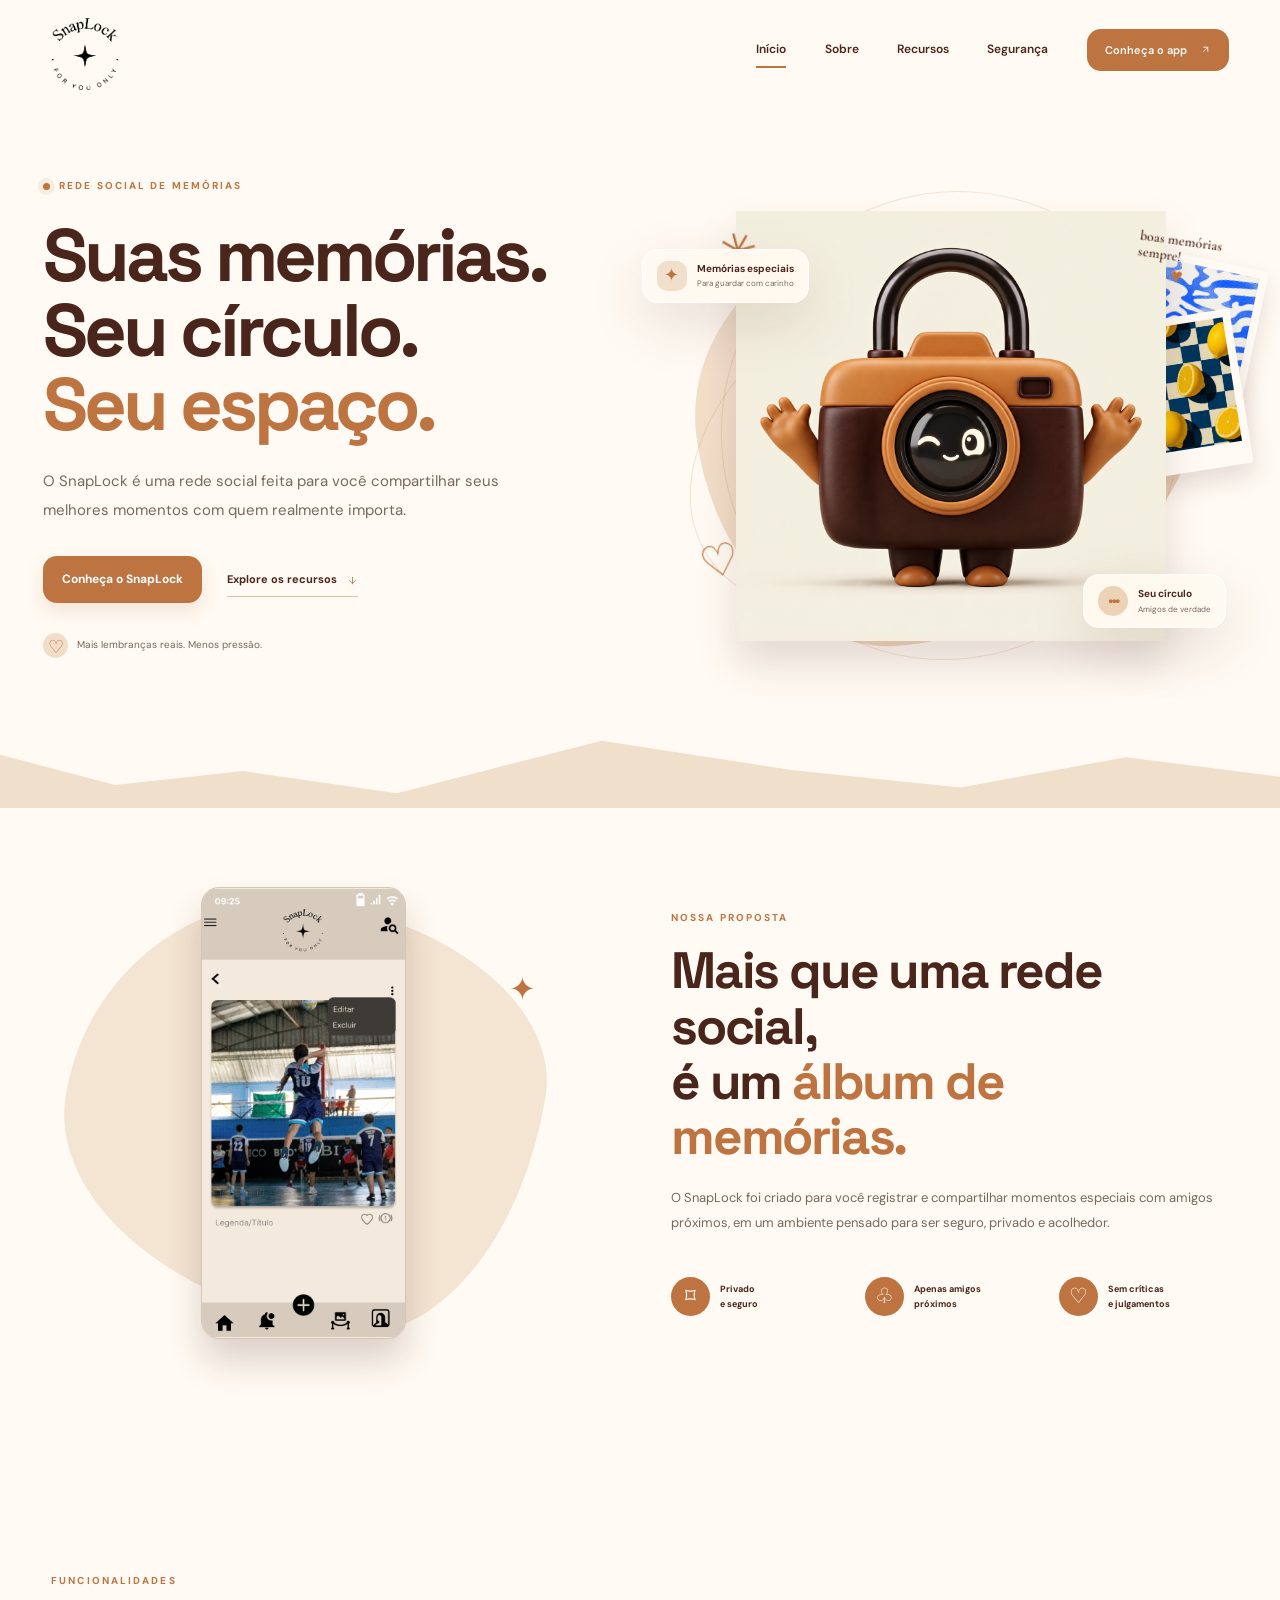
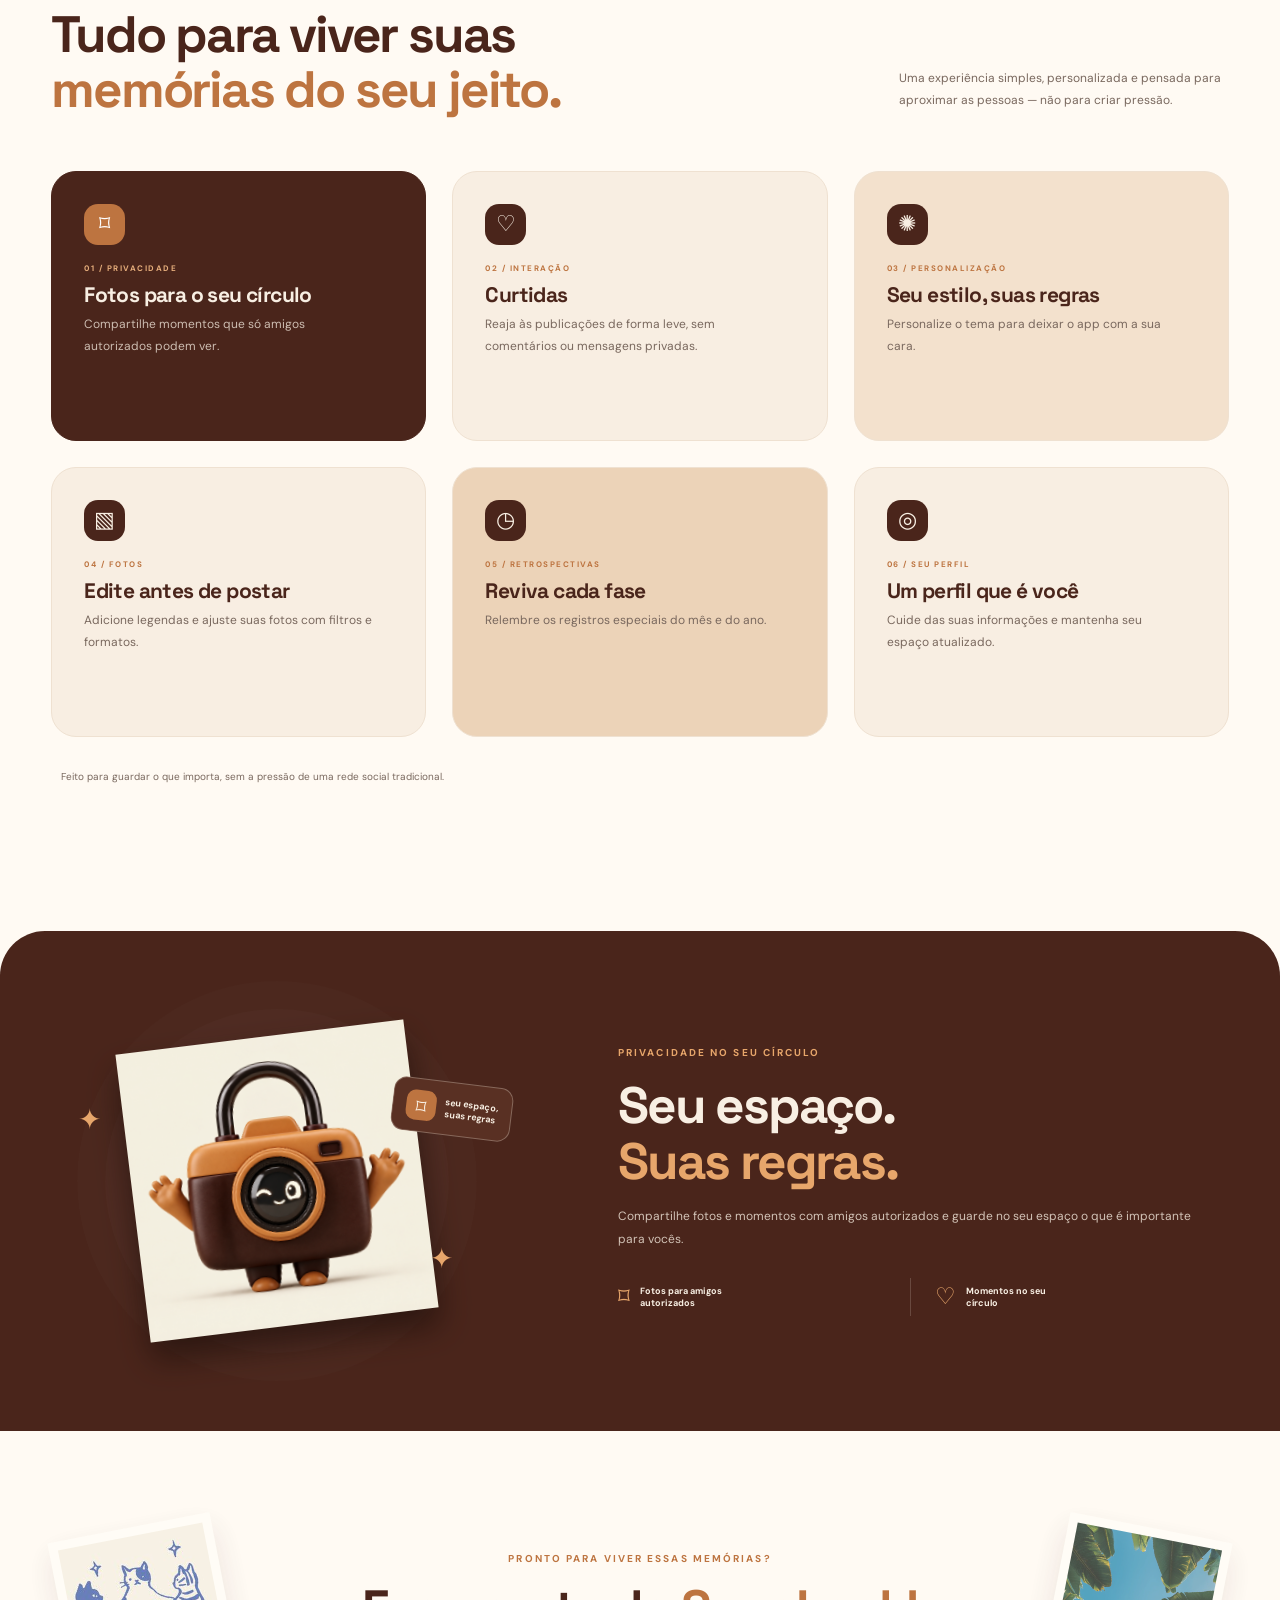
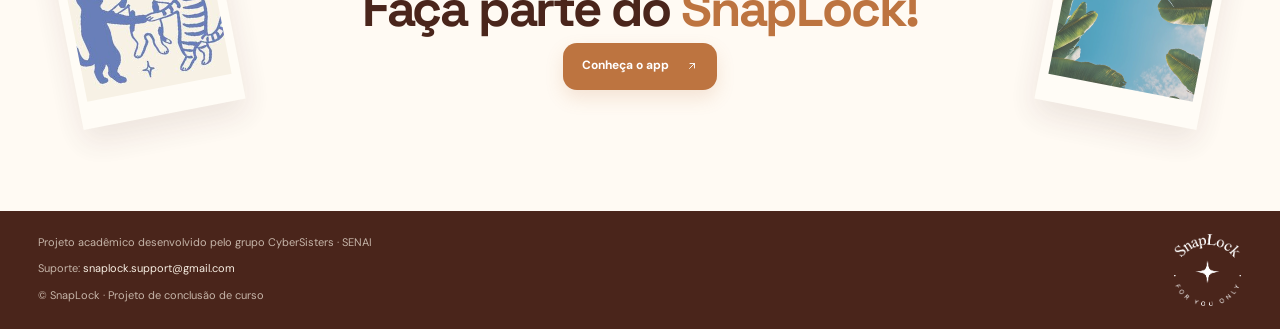
<file: index.html>
<!DOCTYPE html>
<html lang="pt-BR">
<head>
  <meta charset="UTF-8">
  <meta name="viewport" content="width=device-width, initial-scale=1.0">
  <meta name="description" content="SnapLock: suas memórias, seu círculo, seu espaço. Uma rede social para compartilhar fotos com amigos próximos.">
  <meta name="theme-color" content="#f8efe3">
  <link rel="icon" type="image/jpeg" href="assets/Icone_app.jpg">
  <title>SnapLock — Suas memórias. Seu círculo. Seu espaço.</title>
  <link rel="preconnect" href="https://fonts.googleapis.com">
  <link rel="preconnect" href="https://fonts.gstatic.com" crossorigin>
  <link href="https://fonts.googleapis.com/css2?family=DM+Sans:wght@400;500;600;700&family=Space+Grotesk:wght@400;500;600;700&family=Cormorant+Garamond:wght@600;700&display=swap" rel="stylesheet">
  <link href="https://fonts.googleapis.com/css2?family=Material+Symbols+Outlined" rel="stylesheet">
  <link rel="stylesheet" href="style.css">
</head>
<body>
  <header class="site-header">
    <a class="logo" href="#inicio" aria-label="SnapLock — início">
      <img class="logo-image" src="assets/logo.png" alt="SnapLock">
    </a>
    <button class="menu-toggle" aria-label="Abrir menu" aria-expanded="false" aria-controls="main-nav">
      <span></span><span></span><span></span>
    </button>
    <nav class="main-nav" id="main-nav">
      <a class="active" href="#inicio">Início</a>
      <a href="#sobre">Sobre</a>
      <a href="#recursos">Recursos</a>
      <a href="#seguranca">Segurança</a>
      <a class="nav-cta" href="#conheca" data-open-app-dialog>Conheça o app <svg class="icon-arrow" viewBox="0 0 24 24" fill="none" stroke="currentColor" stroke-width="1.8" stroke-linecap="round" stroke-linejoin="round" aria-hidden="true"><path d="M7 17 17 7M8 7h9v9"/></svg></a>
    </nav>
  </header>

  <main>
    <section class="hero section-wrap" id="inicio">
      <div class="hero-copy">
        <div class="eyebrow"><span class="eyebrow-dot"></span> Rede social de memórias</div>
        <h1>Suas memórias.<br>Seu círculo.<br><span class="accent-text">Seu espaço.</span></h1>
        <p>O SnapLock é uma rede social feita para você compartilhar seus melhores momentos com quem realmente importa.</p>
        <div class="hero-actions">
          <a class="button button-primary" href="#sobre">Conheça o SnapLock</a>
          <a class="underlined-link" href="#recursos">Explore os recursos <span><svg class="icon-arrow" viewBox="0 0 24 24" fill="none" stroke="currentColor" stroke-width="1.8" stroke-linecap="round" stroke-linejoin="round" aria-hidden="true"><path d="M12 5v14m-7-7 7 7 7-7"/></svg></span></a>
        </div>
        <div class="hero-note"><span class="tiny-heart">♡</span> Mais lembranças reais. Menos pressão.</div>
      </div>

      <div class="hero-visual" aria-label="Mascote do SnapLock e fotografias de momentos especiais">
        <div class="hero-blob"></div>
        <div class="orbit orbit-one"></div><div class="orbit orbit-two"></div>
        <span class="doodle doodle-rays">✳</span>
        <span class="doodle doodle-heart">♡</span>
        <span class="hand-note">boas memórias<br>sempre! <b>♥</b></span>
        <div class="photo-stack" aria-hidden="true">
          <div class="polaroid polaroid-back"><img src="assets/avatarApoio2.jpg" alt=""></div>
          <div class="polaroid polaroid-front"><img src="assets/avatarApoio.png" alt=""></div>
        </div>
        <img class="mascot" src="assets/avatar.png" alt="Mascote do SnapLock">
        <div class="floating-chip chip-memory"><span class="chip-icon">✦</span><span><b>Memórias especiais</b><small>Para guardar com carinho</small></span></div>
        <div class="floating-chip chip-friends"><span class="avatar-dots">●●●</span><span><b>Seu círculo</b><small>Amigos de verdade</small></span></div>
      </div>
      <div class="hero-bottom-wave" aria-hidden="true"></div>
    </section>

    <section class="about section-wrap" id="sobre">
      <div class="about-visual">
        <div class="about-splash"></div>
        <div class="phone" aria-label="Captura de tela do feed do SnapLock">
          <img class="phone-screen" src="assets/TelaFeed.png" alt="Tela do feed do SnapLock">
        </div>
        <span class="decor-star">✦</span>
      </div>
      <div class="about-copy">
        <div class="eyebrow">Nossa proposta</div>
        <h2>Mais que uma rede social,<br>é um <span class="accent-text">álbum de memórias.</span></h2>
        <p>O SnapLock foi criado para você registrar e compartilhar momentos especiais com amigos próximos, em um ambiente pensado para ser seguro, privado e acolhedor.</p>
        <div class="promise-list">
          <div class="promise"><span class="promise-icon">⌑</span><span><b>Privado<br>e seguro</b></span></div>
          <div class="promise"><span class="promise-icon">♧</span><span><b>Apenas amigos<br>próximos</b></span></div>
          <div class="promise"><span class="promise-icon">♡</span><span><b>Sem críticas<br>e julgamentos</b></span></div>
        </div>
      </div>
    </section>

    <section class="features section-wrap" id="recursos">
      <div class="features-heading">
        <div><div class="eyebrow">Funcionalidades</div><h2>Tudo para viver suas<br><span class="accent-text">memórias do seu jeito.</span></h2></div>
        <p>Uma experiência simples, personalizada e pensada para aproximar as pessoas — não para criar pressão.</p>
      </div>
      <div class="feature-grid">
        <article class="feature-card feature-card-highlight">
          <div class="feature-icon">⌑</div><span class="feature-number">01 / PRIVACIDADE</span>
          <h3>Fotos para o seu círculo</h3><p>Compartilhe momentos que só amigos autorizados podem ver.</p><span class="card-decoration" aria-hidden="true"></span>
        </article>
        <article class="feature-card">
          <div class="feature-icon">♡</div><span class="feature-number">02 / INTERAÇÃO</span>
          <h3>Curtidas </h3><p>Reaja às publicações de forma leve, sem comentários ou mensagens privadas.</p>
        </article>
        <article class="feature-card feature-card-tilt">
          <div class="feature-icon">✺</div><span class="feature-number">03 / PERSONALIZAÇÃO</span>
          <h3>Seu estilo, suas regras</h3><p>Personalize o tema para deixar o app com a sua cara.</p>
        </article>
        <article class="feature-card">
          <div class="feature-icon">▧</div><span class="feature-number">04 / FOTOS</span>
          <h3>Edite antes de postar</h3><p>Adicione legendas e ajuste suas fotos com filtros e formatos.</p>
        </article>
        <article class="feature-card feature-card-warm">
          <div class="feature-icon">◷</div><span class="feature-number">05 / RETROSPECTIVAS</span>
          <h3>Reviva cada fase</h3><p>Relembre os registros especiais do mês e do ano.</p>
        </article>
        <article class="feature-card">
          <div class="feature-icon">◎</div><span class="feature-number">06 / SEU PERFIL</span>
          <h3>Um perfil que é você</h3><p>Cuide das suas informações e mantenha seu espaço atualizado.</p>
        </article>
      </div>
      <div class="feature-footnote"><span></span> Feito para guardar o que importa, sem a pressão de uma rede social tradicional.</div>
    </section>

    <section class="security" id="seguranca">
      <div class="security-inner section-wrap">
        <div class="security-visual">
          <div class="security-halo"></div>
          <img src="assets/avatar.png" alt="" class="security-mascot">
          <div class="security-sticker"><span>⌑</span><b>seu espaço,<br>suas regras</b></div>
          <span class="security-spark spark-a">✦</span><span class="security-spark spark-b">✦</span>
        </div>
        <div class="security-copy">
          <div class="eyebrow">Privacidade no seu círculo</div>
          <h2>Seu espaço.<br><span class="security-accent">Suas regras.</span></h2> 
          <p>Compartilhe fotos e momentos com amigos autorizados e guarde no seu espaço o que é importante para vocês.</p>
          <div class="security-points">
            <div><span>⌑</span><b>Fotos para amigos<br>autorizados</b></div>
            <div><span>♡</span><b>Momentos no seu<br>círculo</b></div>
          </div>
          
        </div>
      </div>
    </section>

    <section class="final-cta section-wrap" id="conheca">
      <div class="cta-photo cta-photo-left"><img src="assets/finalPage.jpg" alt="Amigos aproveitando um momento juntos"></div>
      <div class="cta-copy"><div class="eyebrow">Pronto para viver essas memórias?</div><h2>Faça parte do <span class="accent-text">SnapLock!</span></h2>
      <a class="button button-primary" href="#conheca" data-open-app-dialog>Conheça o app <svg class="icon-arrow" viewBox="0 0 24 24" fill="none" stroke="currentColor" stroke-width="1.8" stroke-linecap="round" stroke-linejoin="round" aria-hidden="true"><path d="M7 17 17 7M8 7h9v9"/></svg></a></div>
      <div class="cta-photo cta-photo-right"><img src="assets/finalPage2.png" alt="Amigos compartilhando um momento"></div>
      
    </section>
  </main>

  <dialog class="app-dialog" id="app-dialog" aria-labelledby="app-dialog-title">
    <button class="app-dialog-close" type="button" aria-label="Fechar tela de opções do app">×</button>
    <img class="app-dialog-logo" src="assets/SnapLock/3.png" alt="SnapLock">
    <div class="eyebrow">Seu círculo. Suas memórias.</div>
    <h2 id="app-dialog-title">Conheça o <span class="accent-text">SnapLock.</span></h2>
    <p class="app-dialog-intro">Encontre o SnapLock na loja do seu celular.</p>
    <div class="app-store-links">
      <a class="app-store-link" href="https://apps.apple.com/br/iphone/search?term=SnapLock" target="_blank" rel="noopener noreferrer">
        <img class="app-store-icon" src="assets/App_Store_Logo_(iOS_27).webp" alt="">
        <span><b>App Store</b></span>
        <span class="app-store-arrow" aria-hidden="true"><svg class="icon-arrow" viewBox="0 0 24 24" fill="none" stroke="currentColor" stroke-width="1.8" stroke-linecap="round" stroke-linejoin="round"><path d="M7 17 17 7M8 7h9v9"/></svg></span>
      </a>
      <a class="app-store-link" href="https://play.google.com/store/search?q=SnapLock&amp;c=apps" target="_blank" rel="noopener noreferrer">
        <img class="app-store-icon" src="assets/google-play-logo.png" alt="">
        <span><b>Play Store</b></span>
        <span class="app-store-arrow" aria-hidden="true"><svg class="icon-arrow" viewBox="0 0 24 24" fill="none" stroke="currentColor" stroke-width="1.8" stroke-linecap="round" stroke-linejoin="round"><path d="M7 17 17 7M8 7h9v9"/></svg></span>
      </a>
    </div>
    <p class="app-store-note">O app ainda não está publicado. Os botões abrem uma busca por SnapLock nas lojas.</p>
    <img class="app-dialog-avatar" src="assets/avatarJoia.png" alt="Avatar Joia do SnapLock">
   
  </dialog>

  <footer class="site-footer">
    <a class="logo footer-logo" href="#inicio" aria-label="SnapLock — início"><img class="logo-image" src="assets/logo.png" alt="SnapLock"></a>
    <p>Projeto acadêmico desenvolvido pelo grupo CyberSisters · SENAI</p>
    <p class="footer-support">Suporte: <a href="mailto:snaplock.support@gmail.com">snaplock.support@gmail.com</a></p>
    <span class="copyright">© SnapLock · Projeto de conclusão de curso</span>
  </footer>
  <script src="script.js"></script>
</body>

</html>
</file>
<file: style.css>
:root {
  --cream:#f8efe3;
  --paper:#fffaf3;
  --sand:#f0dfcb;
  --sand-deep:#e7cdb2;
  --caramel:#bd7440;
  --caramel-bright:#d18a4e;
  --brown:#4a251b;
  --brown-2:#673827;
  --ink:#392b26;
  --muted:#79685e;
  --line:rgba(74,37,27,.13);
  --white:#fffdf9;
  --content-width:1440px;
  --display:"Space Grotesk",sans-serif;
  --body:"DM Sans",sans-serif;
  --shadow:0 20px 55px rgba(74,37,27,.13);
}

* {
  box-sizing:border-box
}

html {
  scroll-behavior:smooth;
  scroll-padding-top:0px
}

body {
  margin:0;
  background:var(--paper);
  color:var(--ink);
  font:15px/1.65 var(--body),sans-serif;
  overflow-x:hidden
}

a {
  color:inherit;
  text-decoration:none
}

img {
  display:block;
  max-width:100%
}

button {
  font:inherit
}

.section-wrap {
  width:100%;
  padding-inline:max(clamp(16px,4vw,56px),calc((100vw - var(--content-width))/2));
  margin-inline:auto
}

.site-header {
  width:100%;
  padding-inline:max(clamp(16px,4vw,56px),calc((100vw - var(--content-width))/2));
  min-height:88px;
  margin:auto;
  display:flex;
  align-items:center;
  justify-content:space-between;
  gap:25px;
  position:relative;
  z-index:20
}

.site-header>.logo,.site-header>.main-nav {
  transform:none
}

.site-header>.logo,.site-header>.main-nav,.site-header>.menu-toggle {
  translate:0 6px
}

.logo {
  display:flex;
  align-items:center;
  gap:10px;
  color:var(--brown);
  font:700 24px/1 var(--display);
  letter-spacing:-1.3px
}

.logo-image {
  width:68px;
  height:72px;
  object-fit:contain
}

.site-header .logo-image {
  translate:0 4px
}

.logo-mark {
  width:36px;
  height:36px;
  display:grid;
  place-items:center;
  position:relative;
  border-radius:13px 13px 13px 4px;
  background:var(--brown);
  color:var(--cream);
  font-size:22px
}

.logo-mark>span {
  color:#e7a66b
}

.main-nav {
  display:flex;
  align-items:center;
  gap:clamp(18px,3vw,39px);
  font-size:12px;
  font-weight:600;
  color:var(--brown)
}

.main-nav>a:not(.nav-cta) {
  padding:8px 0;
  position:relative
}

.main-nav>a:not(.nav-cta)::after {
  content:"";
  height:2px;
  position:absolute;
  bottom:0;
  left:0;
  width:0;
  background:var(--caramel);
  transition:width .2s
}

.main-nav>a:not(.nav-cta):hover::after,.main-nav>a.active::after {
  width:100%
}

.nav-cta {
  display:flex;
  align-items:center;
  gap:13px;
  background:var(--caramel);
  color:white;
  padding:12px 18px;
  border-radius:14px;
  font-size:11px;
  transition:transform .2s,background .2s
}

.nav-cta:hover {
  background:var(--brown);
  transform:translateY(-2px)
}

.icon-arrow {
  display:inline-block;
  width:1em;
  height:1em;
  flex:0 0 auto;
  vertical-align:middle
}

.menu-toggle {
  display:none
}

.hero {
  min-height:600px;
  display:grid;
  grid-template-columns:.94fr 1.06fr;
  align-items:center;
  gap:clamp(40px,6vw,84px);
  position:relative;
  padding-top:60px;
  padding-bottom:120px;
  isolation:isolate
}

.hero-copy {
  position:relative;
  z-index:3;
  padding:18px 0 35px
}

.eyebrow {
  display:flex;
  align-items:center;
  gap:9px;
  text-transform:uppercase;
  letter-spacing:2.1px;
  font-size:10px;
  font-weight:700;
  color:var(--caramel)
}

.eyebrow-dot {
  width:7px;
  height:7px;
  border-radius:50%;
  background:var(--caramel);
  box-shadow:0 0 0 5px #bd74401c
}

.hero h1 {
  margin:28px 0 25px;
  color:var(--brown);
  font:700 clamp(48px,5.5vw,76px)/.99 var(--display);
  letter-spacing:-4px
}

.accent-text {
  color:var(--caramel)
}

.hero-copy>p {
  max-width:440px;
  color:var(--muted);
  font-size:14px;
  line-height:1.85
}

.hero-actions {
  display:flex;
  align-items:center;
  gap:30px;
  flex-wrap:wrap;
  margin-top:34px
}

.button {
  min-height:47px;
  padding:12px 19px;
  display:inline-flex;
  align-items:center;
  justify-content:center;
  gap:17px;
  border-radius:14px;
  font-size:12px;
  font-weight:700;
  transition:transform .2s,box-shadow .2s,background .2s
}

.button:hover {
  transform:translateY(-3px);
  box-shadow:0 12px 25px #4a251b25
}

.button-primary {
  background:var(--caramel);
  color:white;
  box-shadow:0 8px 18px #bd74402b
}

.button-primary:hover {
  background:var(--brown)
}

.underlined-link {
  font-size:11px;
  font-weight:700;
  color:var(--brown);
  border-bottom:1px solid #bd74406b;
  padding:8px 0
}

.underlined-link span {
  padding-left:7px;
  color:var(--caramel)
}

.hero-note {
  display:flex;
  align-items:center;
  gap:9px;
  margin-top:38px;
  font-size:10px;
  color:var(--muted)
}

.tiny-heart {
  width:25px;
  height:25px;
  display:grid;
  place-items:center;
  border-radius:50%;
  background:#f1ddc8;
  color:var(--caramel);
  font-size:18px
}

.hero-visual {
  height:480px;
  position:relative;
  display:grid;
  place-items:center;
  perspective:900px;
  isolation:isolate
}

.hero-blob {
  position:absolute;
  z-index:-3;
  width:87%;
  height:82%;
  border-radius:46% 54% 64% 36%/45% 43% 57% 55%;
  background:linear-gradient(145deg,#f3e2cf,#ecd2b6);
  transform:rotate(-7deg)
}

.orbit {
  position:absolute;
  z-index:-2;
  border:1px solid #bd74402e;
  border-radius:50%;
  transform:rotate(-25deg)
}

.orbit-one {
  width:95%;
  height:66%
}

.orbit-two {
  width:78%;
  height:91%;
  transform:rotate(30deg)
}

.mascot {
  position:relative;
  z-index:2;
  width:min(80%,390px);
  height:430px;
  object-fit:contain;
  background:transparent;
  filter:drop-shadow(0 23px 19px #4a251b25);
  translate:var(--pointer-x, 0px) var(--pointer-y, 0px);
  rotate:0 1 0 var(--pointer-tilt, 0deg);
  transition:translate 180ms ease-out, rotate 180ms ease-out;
  animation:mascot-float 5s ease-in-out infinite
}

@keyframes mascot-float {
  0%,100% {
    transform:translateY(0) rotate(-1deg)
  }

  50% {
    transform:translateY(-9px) rotate(1deg)
  }
}

.doodle {
  position:absolute;
  z-index:3;
  color:var(--caramel);
  font-family:var(--display)
}

.doodle-rays {
  top:9%;
  left:10%;
  font-size:48px;
  transform:rotate(-15deg)
}

.doodle-heart {
  left:7%;
  bottom:17%;
  font-size:44px;
  transform:rotate(-13deg)
}

.hand-note {
  position:absolute;
  z-index:4;
  top:13%;
  right:4%;
  font:600 14px/1.15 "Cormorant Garamond",serif;
  color:var(--brown);
  transform:rotate(8deg)
}

.hand-note b {
  display:block;
  text-align:center;
  color:var(--caramel);
  font-size:21px
}

.photo-stack {
  position:absolute;
  z-index:1;
  right:-1%;
  top:20%;
  width:125px;
  height:180px
}

.polaroid {
  position:absolute;
  padding:8px 8px 23px;
  background:#fffaf4;
  box-shadow:0 12px 25px #4a251b24;
  border-radius:3px
}

.polaroid img {
  width:100%;
  height:125px;
  object-fit:cover
}

.polaroid-back {
  width:112px;
  transform:rotate(12deg);
  top:0;
  left:12px
}

.polaroid-front {
  width:112px;
  top:57px;
  left:0;
  transform:rotate(-9deg)
}

.floating-chip {
  position:absolute;
  z-index:5;
  display:flex;
  align-items:center;
  gap:10px;
  padding:11px 14px;
  background:#fffaf0ed;
  border:1px solid #ffffff;
  border-radius:16px;
  box-shadow:var(--shadow);
  backdrop-filter:blur(12px)
}

.floating-chip b,.floating-chip small {
  display:block
}

.floating-chip b {
  font-size:10px;
  color:var(--brown)
}

.floating-chip small {
  font-size:8px;
  color:var(--muted)
}

.chip-icon {
  width:30px;
  height:30px;
  display:grid;
  place-items:center;
  border-radius:10px;
  background:var(--sand);
  color:var(--caramel);
  font-size:18px
}

.chip-memory {
  top:16%;
  left:-2%
}

.chip-friends {
  right:3%;
  bottom:11%
}

.avatar-dots {
  width:30px;
  height:30px;
  display:grid;
  place-items:center;
  border-radius:50%;
  background:#ecd2b6;
  color:var(--caramel);
  font-size:9px;
  letter-spacing:-2px
}

.hero-bottom-wave {
  position:absolute;
  z-index:-1;
  bottom:0;
  left:50%;
  width:100vw;
  height:52px;
  background:var(--sand);
  transform:translateX(-50%);
  pointer-events:none;
  clip-path:polygon(0 50%,8% 82%,19% 67%,31% 88%,47% 28%,62% 60%,74% 76%,88% 44%,100% 66%,100% 100%,0 100%)
}

.about {
  display:grid;
  grid-template-columns:.95fr 1.05fr;
  align-items:center;
  gap:clamp(70px,9vw,132px);
  padding-top:115px;
  padding-bottom:145px
}

.about-visual {
  min-height:500px;
  position:relative;
  display:grid;
  place-items:center;
  isolation:isolate
}

.about-splash {
  position:absolute;
  z-index:-1;
  inset:8% 3%;
  border-radius:47% 53% 34% 66%/55% 37% 63% 45%;
  background:#f4e4d2;
  transform:rotate(9deg)
}

.phone {
  width:clamp(190px,16vw,225px);
  aspect-ratio:280 / 618;
  position:relative;
  overflow:hidden;
  border:1px solid #d5c6b6;
  border-radius:18px;
  background:#f4eadc;
  box-shadow:0 22px 35px #4a251b30
}

.phone-screen {
  width:100%;
  height:100%;
  object-fit:contain
}

.scribble {
  position:absolute;
  z-index:3;
  color:var(--brown);
  font:600 15px/1.1 "Cormorant Garamond",serif
}

.scribble-left {
  left:0;
  top:27%;
  transform:rotate(-8deg)
}

.scribble-left span {
  display:block;
  margin-left:65px;
  color:var(--caramel);
  font-size:32px
}

.decor-star {
  position:absolute;
  right:4%;
  top:20%;
  color:var(--caramel);
  font-size:32px
}

.about-copy h2,.features h2,.security h2,.final-cta h2 {
  margin:17px 0 20px;
  font:700 clamp(34px,4vw,52px)/1.08 var(--display);
  letter-spacing:-2.2px;
  color:var(--brown)
}

.about-copy>p {
  max-width:560px;
  color:var(--muted);
  font-size:13px;
  line-height:1.95
}

.promise-list {
  display:grid;
  grid-template-columns:repeat(3,1fr);
  gap:24px;
  margin-top:42px
}

.promise {
  display:flex;
  align-items:center;
  gap:10px;
  font-size:9px;
  color:var(--brown)
}

.promise-icon {
  width:39px;
  height:39px;
  flex:0 0 39px;
  display:grid;
  place-items:center;
  border-radius:50%;
  background:var(--caramel);
  color:white;
  font-size:21px
}

.features {
  padding-top:115px;
  padding-bottom:145px
}

.features-heading {
  display:flex;
  align-items:flex-end;
  justify-content:space-between;
  gap:56px;
  margin-bottom:54px
}

.features-heading h2 {
  margin-bottom:0
}

.features-heading>p {
  max-width:330px;
  margin:0 0 5px;
  color:var(--muted);
  font-size:12px;
  line-height:1.9
}

.feature-grid {
  display:grid;
  grid-template-columns:repeat(3,minmax(0,1fr));
  gap:26px
}

.feature-card {
  min-height:270px;
  position:relative;
  overflow:hidden;
  padding:32px;
  border:1px solid #efe1d1;
  border-radius:25px;
  background:#f8eee2;
  transition:transform .25s,box-shadow .25s
}

.feature-card:hover {
  transform:translateY(-5px);
  box-shadow:var(--shadow)
}

.feature-card-highlight {
  background:var(--brown);
  border-color:var(--brown);
  color:var(--cream)
}

.feature-card-tilt {
  background:#f3e1cd
}

.feature-card-warm {
  background:#ecd3b8
}

.feature-icon {
  width:41px;
  height:41px;
  display:grid;
  place-items:center;
  margin-bottom:17px;
  border-radius:14px;
  background:var(--caramel);
  color:white;
  font-size:22px
}

.feature-card:not(.feature-card-highlight) .feature-icon {
  background:var(--brown);
  color:var(--cream)
}

.feature-number {
  display:block;
  color:var(--caramel);
  font-size:8px;
  font-weight:700;
  letter-spacing:1.5px
}

.feature-card-highlight .feature-number {
  color:#e6ae7c
}

.feature-card h3 {
  position:relative;
  z-index:1;
  margin:8px 0 7px;
  color:var(--brown);
  font:700 21px/1.15 var(--display);
  letter-spacing:-.6px
}

.feature-card-highlight h3 {
  color:var(--cream)
}

.feature-card p {
  position:relative;
  z-index:1;
  max-width:290px;
  margin:0;
  color:var(--muted);
  font-size:12px;
  line-height:1.8
}

.feature-card-highlight p {
  color:#f8efe3bf
}

.card-decoration {
  position:absolute;
  right:10px;
  bottom:-22px;
  color:#ffffff13;
  width:115px;
  height:115px;
  pointer-events:none
}

.card-decoration svg {
  display:block;
  width:100%;
  height:100%;
  fill:currentColor
}

.feature-footnote {
  display:flex;
  align-items:center;
  gap:10px;
  margin-top:32px;
  color:var(--muted);
  font-size:10px
}

.feature-footnote span {
  color:var(--caramel);
  font-size:18px
}

.security {
  position:relative;
  overflow:hidden;
  background:var(--brown);
  color:var(--cream);
  border-radius:45px 45px 0 0
}

.security-inner {
  min-height:390px;
  display:grid;
  grid-template-columns:.85fr 1.15fr;
  align-items:center;
  gap:clamp(85px,9vw,120px);
  padding-top:100px;
  padding-bottom:100px
}

.security-visual {
  min-height:300px;
  position:relative;
  display:grid;
  place-items:center;
  isolation:isolate
}

.security-halo {
  position:absolute;
  z-index:-1;
  width:290px;
  height:290px;
  border-radius:50%;
  background:#673827;
  border:1px solid #f8efe326;
  box-shadow:0 0 0 27px #ffffff04,0 0 0 55px #ffffff03
}

.security-mascot {
  width:min(100%,290px);
  max-height:290px;
  object-fit:contain;
  filter:drop-shadow(0 18px 16px #1b0d08a3);
  transform:rotate(-7deg)
}

.security-sticker {
  position:absolute;
  right:-2%;
  top:17%;
  display:flex;
  align-items:center;
  gap:9px;
  padding:11px 13px;
  border:1px solid #f8efe34a;
  border-radius:13px;
  background:#593023;
  color:var(--cream);
  transform:rotate(7deg)
}

.security-sticker>span {
  width:30px;
  height:30px;
  display:grid;
  place-items:center;
  border-radius:9px;
  background:var(--caramel);
  font-size:20px
}

.security-sticker b {
  font-size:9px;
  line-height:1.35
}

.security-spark {
  position:absolute;
  color:#e7a66b;
  font-size:28px
}

.spark-a {
  left:6%;
  top:22%
}

.spark-b {
  right:11%;
  bottom:16%
}

.security-copy .eyebrow {
  color:#e7a66b
}

.security h2 {
  color:var(--cream);
  margin-bottom:16px
}

.security-accent {
  color:#e7a66b
}

.security-copy>p {
  max-width:590px;
  color:#f8efe3c7;
  font-size:12px;
  line-height:1.9
}

.security-points {
  display:grid;
  grid-template-columns:repeat(2,minmax(0,1fr));
  gap:24px;
  margin-top:28px
}

.security-points>div {
  display:flex;
  align-items:center;
  gap:10px;
  padding-right:12px;
  border-right:1px solid #f8efe32e
}

.security-points>div:last-child {
  border:0
}

.security-points span {
  font-size:23px;
  color:#e7a66b
}

.security-points b {
  font-size:9px;
  line-height:1.4
}

.disclaimer {
  display:block;
  margin-top:23px;
  color:#f8efe380;
  font-size:8px;
  line-height:1.5
}

.final-cta {
  min-height:380px;
  position:relative;
  display:flex;
  align-items:center;
  justify-content:center;
  overflow:hidden;
  text-align:center;
  padding-top:100px;
  padding-bottom:100px
}

.cta-copy {
  position:relative;
  z-index:2
}

.cta-copy .eyebrow {
  justify-content:center
}

.final-cta h2 {
  margin:13px 0 7px;
  font-size:clamp(34px,4.4vw,51px)
}

.cta-copy p {
  margin:0 0 20px;
  color:var(--muted);
  font-size:12px
}

.cta-photo {
  position:absolute;
  width:165px;
  height:190px;
  padding:9px 9px 27px;
  background:#fffdf7;
  box-shadow:0 14px 30px #4a251b22
  
}

.final-cta.section-wrap {
  width: 100%;
  max-width: none;
}

.cta-photo img {
  width:100%;
  height:100%;
  object-fit:cover
  
}

.cta-photo-left {
  left:clamp(28px,5vw,90px);
  top:50%;
  transform:translateY(-50%) rotate(-11deg);
  opacity: 75%;
}

.cta-photo-right {
  right:clamp(28px,5vw,90px);
  top:50%;
  transform:translateY(-50%) rotate(11deg);
  opacity: 75%;
}

.cta-doodle {
  position:absolute;
  right:12%;
  top:26%;
  color:var(--brown);
  font:600 14px/1.2 "Cormorant Garamond",serif;
  transform:rotate(8deg)
}

.app-dialog {
  position:fixed;
  width:min(560px,calc(100% - 32px));
  max-width:none;
  max-height:calc(100% - 32px);
  margin:auto;
  padding:clamp(20px,4vw,34px) clamp(20px,5vw,36px) 235px;
  overflow:hidden;
  border:1px solid #e8d7c4;
  border-radius:26px;
  background:
    radial-gradient(ellipse 38% 24% at 0% 100%, #f9e5ce 98%, transparent 100%),
    radial-gradient(ellipse 38% 24% at 100% 100%, #f9e5ce 98%, transparent 100%),
    radial-gradient(ellipse 34% 20% at 100% 0%, #f9e5ce 98%, transparent 100%),
    var(--paper);
  color:var(--ink);
  box-shadow:0 24px 80px #1b0d0840
}

.app-dialog::backdrop {
  background:#21130dcc;
  backdrop-filter:blur(5px)
}

.app-dialog-close {
  position:absolute;
  top:15px;
  right:17px;
  width:38px;
  height:38px;
  display:grid;
  place-items:center;
  border:1px solid var(--line);
  border-radius:50%;
  background:var(--white);
  color:var(--brown);
  cursor:pointer;
  font:400 25px/1 var(--body)
}

.app-dialog-logo {
  width:min(240px,100%);
  height:76px;
  object-fit:cover;
  object-position:center 56%;
  margin:0 0 12px;
  transform:translateX(-10px);
  mix-blend-mode:multiply
}

.app-dialog>.eyebrow {
  margin-bottom:12px
}

.app-dialog h2 {
  margin:0;
  color:var(--brown);
  font:700 clamp(32px,6vw,45px)/1.08 var(--display);
  letter-spacing:-1.8px
}

.app-dialog-intro {
  margin:14px 0 22px;
  color:var(--muted);
  font-size:14px;
  line-height:1.7
}

.app-store-links {
  display:grid;
  grid-template-columns:repeat(2,minmax(0,1fr));
  gap:12px
}

.app-store-link {
  min-height:54px;
  display:flex;
  align-items:center;
  gap:11px;
  padding:12px 14px;
  border:1px solid var(--line);
  border-radius:15px;
  background:var(--white);
  color:var(--brown);
  transition:transform .2s,border-color .2s,box-shadow .2s
}

.app-store-link:hover {
  transform:translateY(-2px);
  border-color:var(--caramel);
  box-shadow:0 8px 18px #4a251b12
}

.app-store-icon {
  width:34px;
  height:34px;
  flex:0 0 34px;
  object-fit:contain
}

.app-store-link>span:nth-child(2) {
  display:grid;
  gap:2px
}

.app-store-link small {
  color:var(--muted);
  font-size:10px;
  line-height:1.2
}

.app-store-link b {
  font-size:14px;
  line-height:1.2
}

.app-store-arrow {
  margin-left:auto;
  color:var(--caramel);
  font-size:14px
}

.app-store-note,.email-signup-note {
  color:var(--muted);
  font-size:11px;
  line-height:1.6
}

.app-store-note {
  margin:10px 0 0;
  max-width:none
}

.site-footer>.footer-support {
  grid-column:1;
  grid-row:2;
  margin:0;
  color:#f8efe3b5;
  font-size:11px;
  line-height:1.5
}

.footer-support a {
  color:var(--cream);
  text-underline-offset:2px
}

.app-dialog-avatar {
  position:absolute;
  left:50%;
  bottom:0;
  width:min(220px,80vw);
  height:auto;
  transform:translateX(-50%);
  mix-blend-mode:multiply
}

@media(max-width:600px) {
  .app-dialog {
    padding-bottom:235px
  }
}

@media(max-height:640px) {
  .app-dialog {
    padding:18px 20px 145px
  }

  .app-dialog-logo {
    width:min(200px,100%);
    height:56px;
    margin-bottom:8px
  }

  .app-dialog>.eyebrow {
    margin-bottom:8px
  }

  .app-dialog h2 {
    font-size:clamp(28px,6vw,38px)
  }

  .app-dialog-intro {
    margin:8px 0 14px;
    line-height:1.45
  }

  .app-store-link {
    min-height:48px;
    padding:8px
  }

  .app-store-icon {
    width:28px;
    height:28px;
    flex-basis:28px
  }

  .app-store-note {
    font-size:10px;
    line-height:1.35
  }

  .app-dialog-avatar {
    width:min(130px,60vw)
  }
}

.email-signup {
  padding-top:19px;
  border-top:1px solid var(--line)
}

.email-signup label {
  display:block;
  margin-bottom:9px;
  color:var(--brown);
  font-size:13px;
  font-weight:700
}

.email-signup-fields {
  display:flex;
  gap:9px
}

.email-signup input {
  width:100%;
  min-width:0;
  min-height:47px;
  padding:11px 13px;
  border:1px solid #ddcbb9;
  border-radius:13px;
  background:var(--white);
  color:var(--ink);
  font:13px/1.3 var(--body)
}

.email-signup input:focus-visible,.app-dialog-close:focus-visible,.app-store-link:focus-visible,.footer-support a:focus-visible {
  outline:3px solid #bd744080;
  outline-offset:2px
}

.email-signup .button {
  flex:0 0 auto;
  border:0;
  cursor:pointer
}

.email-signup-note {
  margin:8px 0 0
}

.email-signup-status {
  margin:6px 0 0;
  color:var(--brown-2);
  font-size:12px;
  line-height:1.5
}

.site-footer {
  min-height:110px;
  display:grid;
  grid-template-columns:1fr auto;
  align-content:center;
  justify-items:start;
  gap:8px;
  padding:23px clamp(16px,3vw,40px);
  background:var(--brown);
  color:var(--cream)
}

.footer-logo {
  grid-column:2;
  grid-row:1/4;
  justify-self:end;
  align-self:center;
  color:var(--cream);
  font-size:20px
}

.footer-logo .logo-image {
  filter:brightness(0) invert(1)
}

.footer-logo .logo-mark {
  background:var(--cream);
  color:var(--brown)
}

.site-footer>p {
  grid-column:1;
  grid-row:1;
  margin:0;
  justify-self:start;
  text-align:left;
  color:#f8efe3b5;
  font:11px/1.5 var(--body)
}

.site-footer nav {
  display:flex;
  gap:17px;
  font-size:9px;
  color:#f8efe3d1
}

.copyright {
  grid-column:1;
  grid-row:3;
  justify-self:start;
  text-align:left;
  color:#f8efe3b5;
  font:11px/1.5 var(--body)
}

@media(max-width:1000px) {
  .section-wrap,.site-header {
    padding-inline:24px
  }

  .hero {
    grid-template-columns:.95fr 1.05fr;
    min-height:560px
  }

  .hero h1 {
    font-size:clamp(46px,6.4vw,65px);
    letter-spacing:-3px
  }

  .hero-visual {
    height:420px
  }

  .mascot {
    width:82%;
    height:400px
  }

  .photo-stack {
    right:-8%;
    transform:scale(.8)
  }

  .chip-memory {
    left:-5%
  }

  .floating-chip {
    padding:9px 10px
  }

  .about {
    gap:60px
  }

  .phone {
    transform:none
  }

  .promise-list {
    gap:14px
  }

  .promise {
    gap:9px
  }

  .promise-icon {
    width:32px;
    height:32px;
    flex-basis:32px
  }

  .security-inner {
    gap:48px
  }

  .security-points {
    gap:14px
  }

  .cta-photo {
    width:125px;
    height:155px
  }
}

@media(max-width:720px) {
  .section-wrap,.site-header {
    padding-inline:18px
  }

  .site-header {
    min-height:72px
  }

  .logo {
    font-size:22px
  }

  .logo-mark {
    width:33px;
    height:33px
  }

  .menu-toggle {
    display:flex;
    width:43px;
    height:43px;
    flex-direction:column;
    align-items:center;
    justify-content:center;
    gap:5px;
    border:1px solid var(--line);
    border-radius:13px;
    background:#fffaf3
  }

  .site-header>.menu-toggle {
    transform:none
  }

  .menu-toggle span {
    width:17px;
    height:2px;
    background:var(--brown);
    border-radius:2px;
    transition:transform .2s
  }

  .menu-toggle[aria-expanded="true"] span:first-child {
    transform:translateY(7px) rotate(45deg)
  }

  .menu-toggle[aria-expanded="true"] span:nth-child(2) {
    opacity:0
  }

  .menu-toggle[aria-expanded="true"] span:last-child {
    transform:translateY(-7px) rotate(-45deg)
  }

  .main-nav {
    position:absolute;
    top:63px;
    left:18px;
    right:18px;
    display:none;
    align-items:stretch;
    gap:0;
    padding:10px;
    border:1px solid var(--line);
    border-radius:17px;
    background:var(--paper);
    box-shadow:var(--shadow);
    transform:none
  }

  .main-nav.open {
    display:flex;
    flex-direction:column
  }

  .main-nav>a:not(.nav-cta) {
    padding:12px
  }

  .main-nav>a:not(.nav-cta)::after {
    display:none
  }

  .nav-cta {
    justify-content:center;
    margin-top:6px
  }

  .hero {
    grid-template-columns:1fr;
    gap:14px;
    padding-top:40px;
    padding-bottom:68px
  }

  .hero-copy {
    padding:10px 0 0
  }

  .hero h1 {
    font-size:clamp(47px,12vw,69px);
    letter-spacing:-3px;
    margin-top:20px
  }

  .hero-copy>p {
    max-width:490px;
    font-size:13px
  }

  .hero-visual {
    height:365px;
    margin-top:15px
  }

  .hero-blob {
    width:85%;
    height:85%
  }

  .mascot {
    width:min(78%,330px);
    height:340px
  }

  .photo-stack {
    right:0;
    top:14%;
    transform:scale(.72);
    transform-origin:top right
  }

  .chip-memory {
    top:10%;
    left:-2%
  }

  .chip-friends {
    right:0;
    bottom:5%
  }

  .doodle-rays {
    left:3%;
    top:7%;
    font-size:37px
  }

  .doodle-heart {
    left:4%;
    bottom:12%;
    font-size:35px
  }

  .hand-note {
    right:5%;
    top:6%;
    font-size:12px
  }

  .hero-bottom-wave {
    height:32px
  }

  .about {
    grid-template-columns:1fr;
    gap:36px;
    padding-top:82px;
    padding-bottom:92px
  }

  .about-visual {
    min-height:480px;
    order:2
  }

  .about-copy {
    order:1
  }

  .about-copy h2,.features h2,.security h2,.final-cta h2 {
    font-size:clamp(34px,8.5vw,47px);
    letter-spacing:-1.7px
  }

  .phone {
    transform:none
  }

  .scribble-left {
    left:0;
    top:20%;
    font-size:13px
  }

  .decor-star {
    right:5%;
    top:14%
  }

  .promise-list {
    gap:14px
  }

  .promise {
    font-size:9px
  }

  .promise-icon {
    width:34px;
    height:34px;
    flex-basis:34px
  }

  .features {
    padding-top:70px;
    padding-bottom:70px
  }

  .features-heading {
    display:block;
    margin-bottom:40px
  }

  .features-heading>p {
    margin-top: 10px
  }

  .feature-grid {
    grid-template-columns:repeat(2,minmax(0,1fr));
    gap:18px
  }

  .feature-card {
    min-height:230px;
    padding:25px;
    border-radius:21px
  }

  .feature-card h3 {
    font-size:18px
  }

  .feature-card p {
    font-size:11px
  }

  .feature-icon {
    width:37px;
    height:37px;
    margin-bottom:13px
  }

  .feature-number {
    font-size:7px;
    letter-spacing:1px
  }

  .security {
    border-radius:30px 30px 0 0
  }

  .security-inner {
    grid-template-columns:1fr;
    gap:30px;
    padding-top:64px;
    padding-bottom:64px
  }

  .security-visual {
    min-height:270px;
    order:2
  }

  .security-copy {
    order:1
  }

  .security-halo {
    width:230px;
    height:230px
  }

  .security-mascot {
    width:230px
  }

  .security-sticker {
    right:4%;
    top:14%
  }

  .security-points {
    gap:18px
  }

  .security-points>div {
    display:block;
    padding-right:7px
  }

  .security-points span {
    display:block;
    margin-bottom:5px
  }

  .security-points b {
    font-size:8px
  }

  .final-cta {
    min-height:330px;
    padding-top:82px;
    padding-bottom:92px
  }

  .cta-photo {
    width:110px;
    height:136px;
    padding:6px 6px 19px;
    opacity:.8
  }

  .cta-photo-left {
    left:18px
  }

  .cta-photo-right {
    right:18px
  }

  .cta-doodle {
    right:2%;
    top:14%;
    font-size:11px
  }

  .email-signup-fields {
    flex-direction:column
  }

  .email-signup .button {
    justify-content:center
  }

  .site-footer {
    grid-template-columns:1fr;
    gap:15px;
    padding:25px 18px
  }

  .footer-logo {
    grid-column:1;
    grid-row:1
  }

  .site-footer>p {
    grid-column:1;
    grid-row:2;
    justify-self:stretch;
    text-align:left
  }

  .site-footer>.footer-support {
    grid-row:3
  }

  .site-footer nav {
    grid-column:1/-1;
    grid-row:3;
    flex-wrap:wrap
  }

  .site-footer>.copyright {
    grid-column:1;
    grid-row:4;
    justify-self:start;
    text-align:left
  }
}

@media(max-width:390px) {
  .section-wrap,.site-header {
    padding-inline:14px
  }

  .main-nav {
    left:14px;
    right:14px
  }

  .hero h1 {
    font-size:46px
  }

  .hero-actions {
    align-items:flex-start;
    flex-direction:column;
    gap:13px
  }

  .hero-visual {
    height:315px
  }

  .mascot {
    height:300px
  }

  .floating-chip b {
    font-size:9px
  }

  .floating-chip small {
    font-size:7px
  }

  .chip-memory {
    left:-4%
  }

  .chip-friends {
    right:-3%
  }

  .photo-stack {
    right:-4%;
    transform:scale(.58)
  }

  .promise-list {
    grid-template-columns:1fr;
    gap:12px
  }

  .promise br {
    display:none
  }

  .about-visual {
    min-height:430px
  }

  .phone {
    width:min(190px,58vw);
    transform:none
  }

  .feature-grid {
    grid-template-columns:1fr;
    gap:18px
  }

  .feature-card {
    min-height:190px
  }

  .feature-card h3 {
    font-size:21px
  }

  .feature-card p {
    font-size:11px
  }

  .cta-doodle {
    display:none
  }

  .cta-photo {
    width:76px;
    height:98px;
    padding:5px 5px 15px;
    opacity:.7
  }

  .cta-photo-left {
    left:16px
  }

  .cta-photo-right {
    right:40px
  }
}

@media(prefers-reduced-motion:reduce) {
  *,*::before,*::after {
    scroll-behavior:auto!important;
    animation-duration:.01ms!important;
    animation-iteration-count:1!important;
    transition-duration:.01ms!important
  }
}

.mascot-3d {
  --rotate-x: 0deg;
  --rotate-y: 0deg;
  position: relative;
  width: 230px;
  height: 280px;
  margin: 30px auto;
  transform: perspective(800px)
    rotateX(var(--rotate-x))
    rotateY(var(--rotate-y));
  transform-style: preserve-3d;
  transition: transform 120ms ease-out;
  animation: mascot-float-3d 3s ease-in-out infinite;
  cursor: pointer;
}

.camera-body {
  position: absolute;
  width: 190px;
  height: 155px;
  left: 20px;
  top: 65px;
  background: linear-gradient(145deg, #a75a2c, #59301f);
  border-radius: 35px;
  border: 4px solid #422419;
  box-shadow: 9px 12px 0 #382016;
  overflow: visible;
  transform: translateZ(15px);
}

.camera-top {
  position: absolute;
  left: -4px;
  top: -4px;
  width: calc(100% + 8px);
  height: 65px;
  background: linear-gradient(135deg, #ffad42, #f47b22);
  border: 4px solid #422419;
  border-radius: 30px 30px 12px 12px;
}

.camera-handle {
  position: absolute;
  left: 76px;
  top: 28px;
  width: 75px;
  height: 48px;
  border: 13px solid #59301f;
  border-bottom: 0;
  border-radius: 45px 45px 0 0;
  transform: translateZ(-5px);
}

.camera-lens {
  position: absolute;
  z-index: 2;
  left: 47px;
  top: 39px;
  width: 88px;
  height: 88px;
  background: radial-gradient(circle at 35% 30%, #493f43, #171519 65%);
  border: 8px solid #2b1a15;
  border-radius: 50%;
  box-shadow: inset 0 0 0 4px #6b493b,
              0 5px 8px #301b12;
}

.eye {
  position: absolute;
  top: 26px;
  width: 10px;
  height: 16px;
  background: white;
  border-radius: 50%;
}

.eye-left {
  left: 18px;
  height: 5px;
  top: 32px;
  background: #fff;
  border-radius: 50%;
  transform: rotate(-15deg);
}

.eye-right {
  right: 18px;
}

.smile {
  position: absolute;
  width: 22px;
  height: 11px;
  left: 25px;
  top: 49px;
  border-bottom: 3px solid #fff;
  border-radius: 0 0 20px 20px;
}

.camera-arm {
  position: absolute;
  z-index: -1;
  top: 28px;
  width: 25px;
  height: 65px;
  background: linear-gradient(90deg, #f47b22, #ffb34d);
  border: 4px solid #422419;
  border-radius: 20px;
}

.arm-left {
  left: -28px;
  transform: rotate(35deg);
  transform-origin: top center;
}

.arm-right {
  right: -28px;
  transform: rotate(-35deg);
  transform-origin: top center;
}

.camera-leg {
  position: absolute;
  top: 207px;
  width: 28px;
  height: 42px;
  background: #59301f;
  border: 4px solid #422419;
  border-radius: 12px;
}

.leg-left {
  left: 68px;
  transform: rotate(8deg);
}

.leg-right {
  right: 68px;
  transform: rotate(-8deg);
}

@keyframes mascot-float-3d {
  0%, 100% { translate: 0 0; }
  50% { translate: 0 -9px; }
}

@media (prefers-reduced-motion: reduce) {
  .mascot-3d {
    animation: none;
    transition: none;
  }
}

/* =========================================

   AJUSTE VISUAL DA TELA INICIAL — SNAPLOCK

   ========================================= */

/* HERO — DESKTOP */

@media (min-width: 1001px) {
  .hero {
    grid-template-columns: minmax(0, 0.95fr) minmax(0, 1.05fr);
    gap: clamp(35px, 5vw, 75px);
    min-height: min(720px, calc(100svh - 88px));
    padding-top: 55px;
    padding-bottom: 100px;
    align-items: center;
  }

  /* Texto mais à esquerda */

  .hero-copy {
    width: 100%;
    max-width: 620px;
    padding: 10px 0 25px;
    transform: translateX(-8px);
  }

  .hero h1 {
    font-size: clamp(58px, 5.8vw, 82px);
    line-height: 1;
    letter-spacing: -4px;
    margin: 25px 0;
  }

  .hero-copy > p {
    max-width: 490px;
    font-size: 15px;
    line-height: 1.9;
  }

  .hero-actions {
    gap: 25px;
    margin-top: 32px;
  }

  .hero-note {
    margin-top: 30px;
  }

  /* Mascote mais presente à direita */

  .hero-visual {
    height: 520px;
    transform: translateX(15px);
  }

  .mascot {
    width: min(88%, 430px);
    height: 470px;
  }

  .photo-stack {
    right: -2%;
    top: 18%;
  }

  .chip-memory {
    left: -3%;
  }

  /* Onda bege fechando o primeiro bloco */

  .hero-bottom-wave {
    position: absolute;
    bottom: 0;
    left: 50%;
    width: 100vw;
    height: 82px;
    transform: translateX(-50%);
    background: var(--sand);
    clip-path: polygon(
      0 35%,
      9% 72%,
      19% 55%,
      31% 82%,
      47% 18%,
      62% 54%,
      75% 75%,
      88% 38%,
      100% 62%,
      100% 100%,
      0 100%
    );
  }
}

/* TABLETS */

@media (max-width: 1000px) and (min-width: 721px) {
  .hero {
    min-height: 610px;
    padding-bottom: 100px;
    gap: 28px;
  }

  .hero-copy {
    padding-top: 12px;
  }

  .hero-visual {
    height: 420px;
  }

  .hero-bottom-wave {
    height: 65px;
  }
}

/* CELULARES */

@media (max-width: 720px) {
  .hero {
    min-height: 0;
    padding-top: 40px;
    padding-bottom: 85px;
    gap: 14px;
  }

  .hero-copy {
    max-width: 100%;
    padding: 10px 0 0;
    transform: none;
  }

  .hero h1 {
    font-size: clamp(46px, 11vw, 66px);
    letter-spacing: -2.8px;
    line-height: 1;
  }

  .hero-visual {
    height: 365px;
    margin-top: 12px;
    transform: none;
  }

  .hero-bottom-wave {
    height: 48px;
  }
}
/* Ajustes finais de rolagem e espaçamento */
#inicio,
#sobre,
#recursos,
#seguranca,
#conheca {
  scroll-margin-top: 0;
}

@media (min-width: 721px) {
  .about {
    padding-top: 55px !important;
  }

  .features {
    padding-top: 65px;
  }
}
</file>
